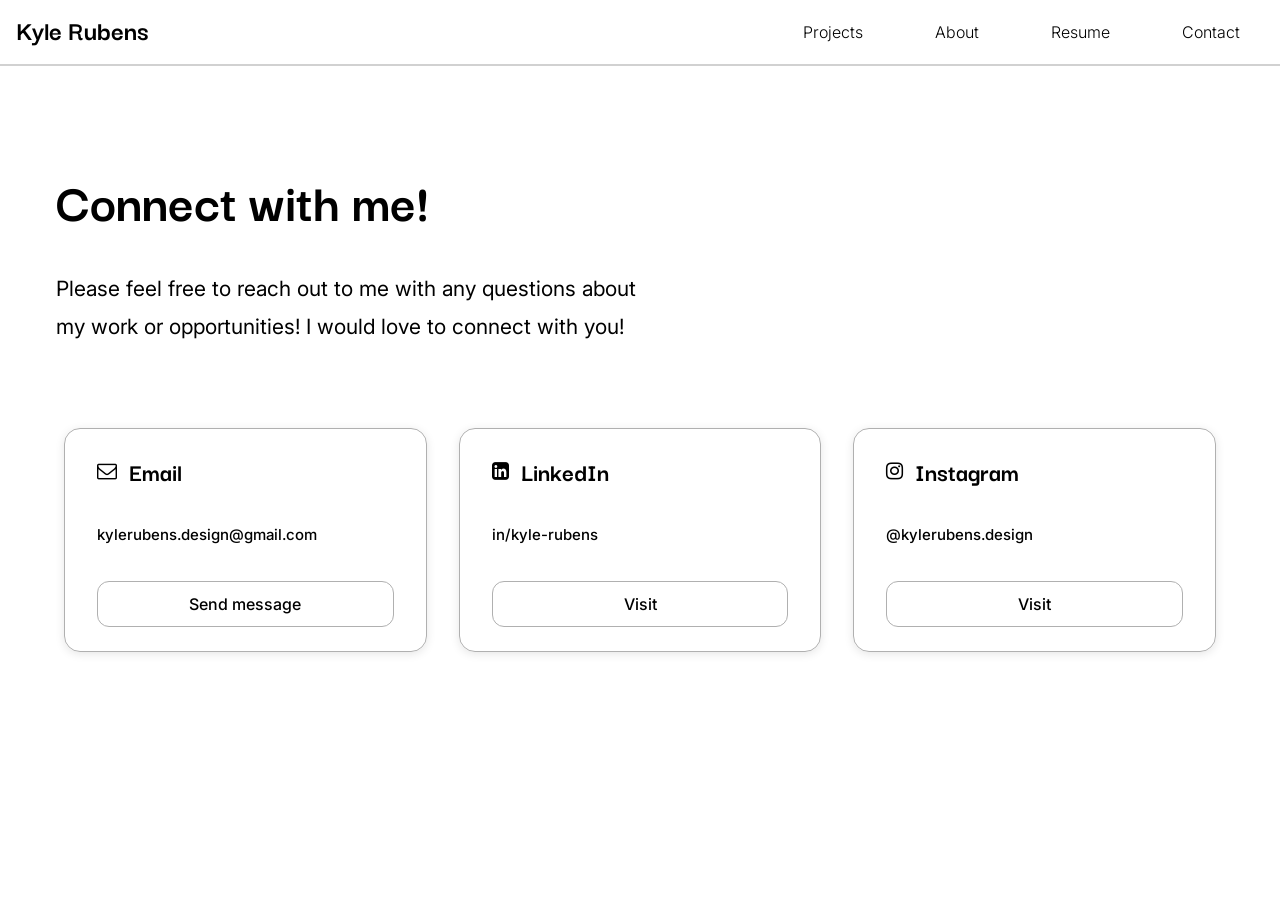
<file: contact.html>
<!DOCTYPE html>
<head>
    <meta charset="UTF-8">
    <meta name="viewport" content="width=device-width, initial-scale=1.0">
    <title>Kyle Rubens | UX Portfolio</title>
    <link rel="stylesheet" href="styles.css">
    <link rel="icon" type"image/x-icon" href="images/Favicon.png">

    <!-- Add Darker Grotesque and Inter Font, Material Icons -->
    <link rel="preconnect" href="https://fonts.googleapis.com">
    <link rel="preconnect" href="https://fonts.gstatic.com" crossorigin>
    <link href="https://fonts.googleapis.com/css2?family=Darker+Grotesque:wght@300..900&display=swap" rel="stylesheet">
    <link href="https://fonts.googleapis.com/css2?family=Inter:ital,opsz,wght@0,14..32,100..900;1,14..32,100..900&display=swap" rel="stylesheet">
    <link rel="stylesheet" href="https://fonts.googleapis.com/css2?family=Material+Symbols+Rounded:opsz,wght,FILL,GRAD@20..48,100..700,0..1,-50..200" />
    <!-- FontAwesome Icons -->
    <link rel="stylesheet" href="https://cdnjs.cloudflare.com/ajax/libs/font-awesome/4.7.0/css/font-awesome.min.css">
</head>
<body>
    <nav class="navbar" id="navbar-id">
            <div class="logo">
                <a href="index.html">Kyle Rubens</a>
            </div>

            <a href="#" class="toggle-button" id="hamburger">
                <span class="bar"></span>
                <span class="bar"></span>
                <span class="bar"></span>
            </a>

            <ul class="nav-links" id="nav-menu">
                <li><a id="projects-button" href="index.html#project-list">Projects</a></li>
                <li><a id="about-button" href="index.html#about">About</a></li>
                <li><a href="resume.html">Resume</a></li>
                <li><a href="contact.html">Contact</a></li>
            </ul>
    </nav>
    <div class="outer-container">
        <main>
            <h1>Connect with me!</h1>
            <p class="main-subtitle">Please feel free to reach out to me with any questions about my work or opportunities! I would love to connect with you!</p>
            <br>
            <div id="contact-containers">
                <div class="contact-box" id="Email">
                    <h3><i class="fa fa-envelope-o" style="font-size:20px"></i> Email</h3>
                    <br>
                    <p class="contact-info">kylerubens.design@gmail.com</p>
                    <br>
                    <a href="mailto:kylerubens.design@gmail.com" class="button-small" class="button-outline">Send message</a>
                </div>
                <div class="contact-box" id="Linkedin">
                    <h3><i class="fa fa-linkedin-square" style="font-size:20px"></i> LinkedIn</h3>
                    <br>
                    <p class="contact-info">in/kyle-rubens</p>
                    <br>
                    <a href="https://www.linkedin.com/in/kyle-rubens/" class="button-small" class="button-outline">Visit</a>
                </div>
                <div class="contact-box" id="Instagram">
                    <h3><i class="fa fa-instagram" style="font-size:20px"></i> Instagram</h3>
                    <br>
                    <p class="contact-info">@kylerubens.design</p>
                    <br>
                    <a href="https://www.instagram.com/kylerubens.design/?hl=en" class="button-small" class="button-outline">Visit</a>
                </div>
            </div>
        </main>
        </section>
    </div>
    <script src="script.js"></script>
</body>
</file>
<file: styles.css>
/* Css Reset */
*, *::before, *::after {
  box-sizing: border-box;
  margin: 0;
  padding: 0;
}
  
/* Google Fonts */
/* .inter-<uniquifier> {
  font-family: "Inter", sans-serif;
  font-optical-sizing: auto;
  font-weight: <weight>;
  font-style: normal;
} */


/* Preset Attributes for Fonts and Elements */
html {
    scroll-padding-top: 64px;
}

h1, h2, h3, h4, h5, h6 {
    font-family: "Darker Grotesque", sans-serif;
}

p {
    font-family: "Inter", sans-serif;
    font-size: 15px;
    line-height: 24px;
}

figure {
    display: flex;
    flex-direction: column;
    gap: 12px;
}

figcaption {
    font-family: "Inter", sans-serif;
    font-size: 15px;
    line-height: 24px;
    color: rgb(78, 78, 78);
}

h1 {
    font-size: 56px;
}

h2 {
    font-size: 32px;
    font-weight: 700;
}

h3 {
    font-size: 26px;
}

ul {
    list-style: none;
}

img {
    width: 100%;
    border-radius: 8px;
}


/* Components */
.button-small {
    font-family: "Inter", sans-serif;
    font-weight: 500;
    font-size: 16px;
    padding: 12px 16px;
    border-radius: 12px;
    border: 1px solid #b0b0b0;
    text-decoration: none;
    color: inherit;
    text-align: center;
}

.button-small:hover {
    background-color:#e3e3e3;
    transition: all 0.2s ease-in;
}

/* Nav */ 

.navbar {
    display: flex;
    justify-content: space-between;
    align-items: center;
    padding: 0 64px;
    background-color: white;
    border-color: rgb(209, 209, 209);
    border-style: solid;
    border-width: 0 0 2px 0;
    position: sticky;
    /* height: 64px; */
    top: 0;
    z-index: 1000;
}

.navbar a {
    text-decoration: none;
    color: inherit;
}

.logo {
    font-family: "Darker Grotesque", sans-serif;
    font-size: 28px;
    font-weight: bold;
    padding-bottom: 6px;
    height: 64px;
    display: flex;
    align-items: center;
}

.nav-links {
    display: flex;
    gap: 24px;
    justify-content: center;
    align-items: center;

}

.nav-links a {
    display: block;
    font-family: "Inter", sans-serif;
    font-weight: 300;
    font-size: 16px;
    padding: 12px 24px;
    border-radius: 12px;
}

.nav-links a:hover {
    background-color: rgb(235, 235, 235);
    /* font-weight: bold; */
    transition: all 0.2s ease-in;
}

.nav-links .primary-nav-button {
    background-color: #4E61B7;
    /* padding: 12px 32px; */
    color: white;
}

.nav-links .primary-nav-button:hover {
    background-color: #404f94;
    transition: all 0.2s ease-in;
}

/* Hide hamburger by default */
.toggle-button {
  display: none;
  flex-direction: column;
  justify-content: space-between;
  width: 52px;
  height: 50px;
  padding: 16px 12px;
}

.toggle-button .bar {
  height: 2.2px;
  width: 100%;
  background-color: rgb(0, 0, 0);
  border-radius: 40px;
}

/* Body */

/*
body {
    display: flex;
    flex-direction: column;
} */

.outer-container {
    max-width: 1200px;
    margin: auto;
    padding: 0 16px 0 16px;
}

/* Main */

main {
    display: flex;
    flex-direction: column;
    gap: 32px;
    padding: 96px 0 64px 0;
}

.main-subtitle {
    font-weight: normal;
    font-size: 21px;
    line-height: 38px;
    max-width: 600px;
}

/* Home - Projects */

section {
    display: flex;
    flex-direction: column;
    gap: 32px;
    padding: 48px 0;
}

.project-card-container {
    display: flex;
    flex-wrap: wrap;
    flex-direction: row;
    gap: 40px;
}

.card-project {
    display: flex;
    flex: 0 0 calc(50% - 40px);
    max-width: 564px;
    margin-left: auto;
    margin-right: auto;
    border-radius: 16px;
}

.card-project a {
    display: flex;
    flex-direction: column;
    gap: 24px;
    height: 100%;
    /* width: 100%; */
    /* border: 1px solid rgb(176, 176, 176);
    box-shadow: 0 2px 10px rgba(0,0,0,0.1);
    border-radius: 8px; */
    padding: 16px;
    text-decoration: none;
    color: inherit;
    border-radius: 16px;
}

.card-project:hover {
    background-color: rgb(238, 238, 243);
    box-shadow: 0 2px 10px rgba(0,0,0,0.3);
    transition: all 0.2s ease-in;
}

.card-project__label {
    display: flex;
    flex-direction: column;
    gap: 10px;
}

.badge {
    display: flex;
    align-items: center;
    justify-content: center;
    width: fit-content;
    background-color: rgb(239, 239, 239);
    padding: 2px 16px 2px 12px;
    border-radius: 999px;
    gap: 4px;
    font-size: 15px;
}

.material-symbols-rounded {
  font-variation-settings:
  'FILL' 0,
  'wght' 500,
  'GRAD' 0,
  'opsz' 20;
  transform: scale(.65);
}

/* Home - About Me*/

#bio-container {
    display: flex;
    flex-wrap: wrap;
    gap: 96px;
    max-width: 800px;
    margin: auto;
    padding: 32px 0;
}

#bio-text {
    display: flex;
    flex-direction: column;
    flex: 0 1 360px;
    gap: 32px;
}

#bio-text p {
    font-size: 16px;
}

#bio-images {
    display: flex;
    flex-direction: column;
    flex: 1 1 260px;
    gap: 32px;
}

#bio-text a {
    text-decoration: none;
    /* color: rgb(82, 0, 188); */
}

#bio-text a:link {
    color: #0313c5;
}

#placeholder {
    height: calc(100vh / 2);
}

/* Project & Resume Pages */

.notion-preview {
    position: absolute;
    height: calc(100vh - 64px);
    top: 64px;
}

#resume-preview-id {
    position: absolute;
    height: calc(100vh - 64px);
}

body {
    margin: 0;
}

/* Contact Page */

#contact-containers {
    display: flex;
    flex-wrap: wrap;
    gap: 40px;
    align-items: center;
    justify-content: center;
}

.contact-box {
    display: flex;
    flex-direction: column;
    flex: 0 0 calc((100% - 80px) / 3);
    gap: 8px;
    width: 100%;
    border: 1px solid rgb(176, 176, 176);
    border-radius: 16px;
    padding: 24px 32px;
    box-shadow: 0 2px 10px rgba(0,0,0,0.1);
    max-width: 420px;
}

.contact-box:hover {
    box-shadow: 0 2px 10px rgba(0,0,0,0.3);
    transition: all 0.2s ease-in;
}

/* .contact-box a {
    width: fit-content;
} */

.contact-info {
    font-weight: 500;
}

.contact-box h3 {
    display: flex;
    gap: 12px;
    align-items: center;
}

/* Navbar padding adjustment */

@media(max-width: 1320px){
    .navbar {
        padding: 0 16px;
    }
    #contact-containers {
        gap: 32px;
    }
}

@media(max-width: 960px) {
    .card-project {
        flex: 0 0 100%;
    }
    .contact-box {
        flex: 0 0 calc((100% - 40px) / 2);
    }
}

/* Hide buttons on mobile */
@media(max-width: 700px){
    /* show hamburger */
    .toggle-button {
        display: flex;
    }

    /* shrink logo */
    /* .logo {
        font-size: 24px;
    } */
    
    /* hide links by default.*/
    .nav-links {
        display: none;
        width: 100%;
        flex-direction: column;
        gap: 16px;
    }

    .navbar {
        flex-direction: row;
        flex-wrap: wrap;
        gap: 16px;
        align-content: flex-start;
    }

    .navbar li {
        width: 100%;
    }

    .nav-links a {
        padding: 16px 16px;
        width: 100%;
        text-align: center;
    }

    /* .nav-links li {
        text-align: center;
        height: 48px;
    } */

    /* toggled by JS */
    .nav-links.active {
        display: flex;
    }

    .navbar.active {
        height: 100vh;
    }

    /* .resume-preview.active {
        display: none;
    } */

    #bio-text {
        flex: auto;
    }

    #bio-images {
        max-width: 400px;
        margin: auto;
    }

    .contact-box {
        flex: 0 0 100%;
    }

}
</file>
